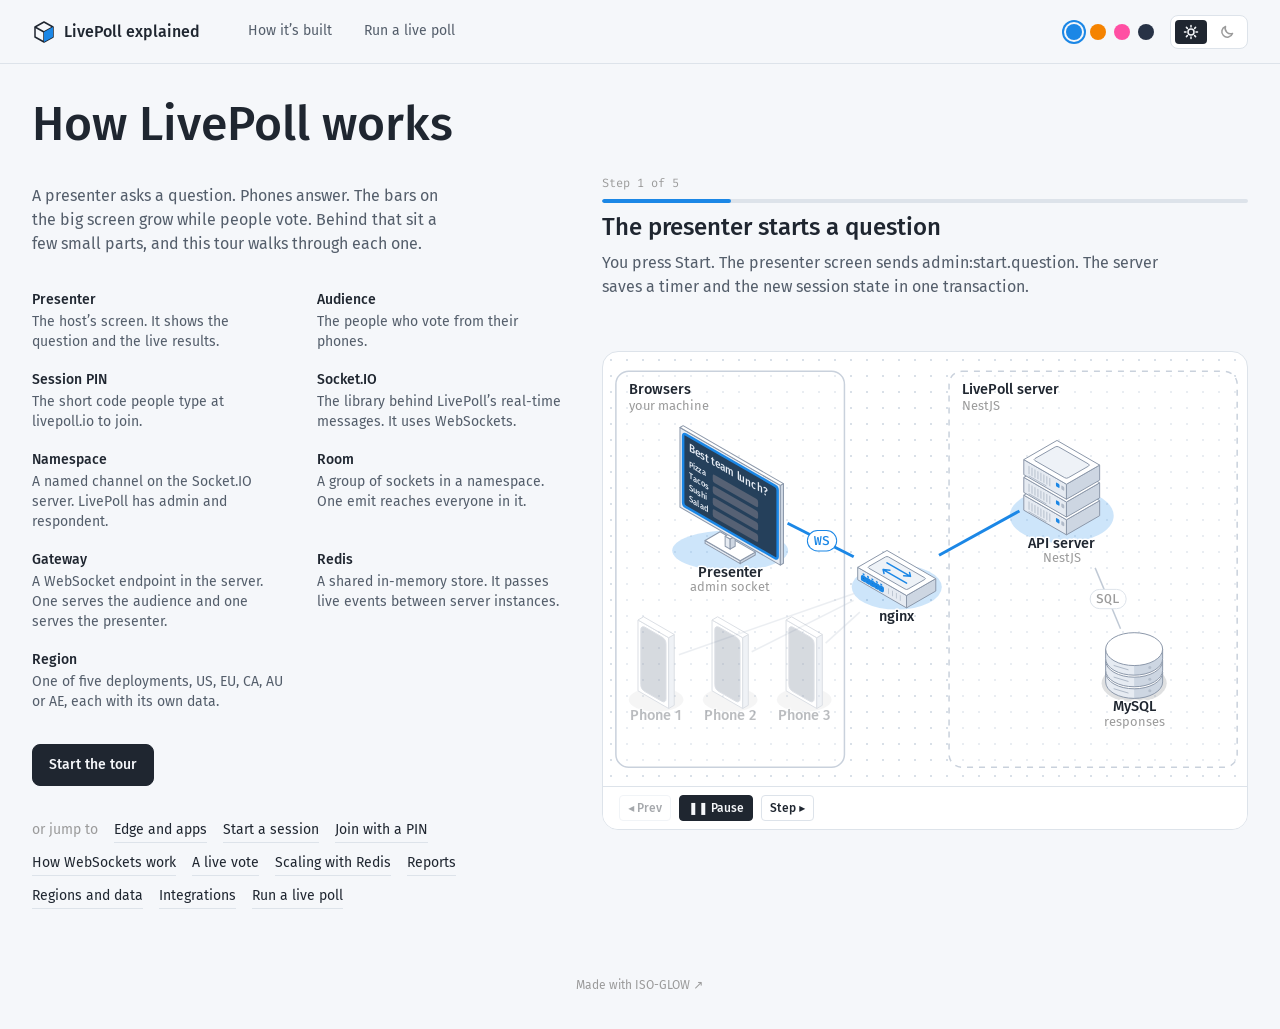
<file: livepoll.html>
<!doctype html>
<html lang="en" data-theme="light">
  <head>
    <meta charset="utf-8" />
    <meta name="viewport" content="width=device-width, initial-scale=1" />
    <title>How LivePoll works</title>
    <link rel="preconnect" href="https://fonts.googleapis.com" />
    <link rel="preconnect" href="https://fonts.gstatic.com" crossorigin />
    <link
      href="https://fonts.googleapis.com/css2?family=Fira+Code:wght@400;500&family=Fira+Sans:wght@400;500&display=swap"
      rel="stylesheet"
    />
    <link rel="stylesheet" href="livepoll.css" />
  </head>
  <body>
    <svg class="defs" aria-hidden="true" focusable="false">
      <defs>
        <filter id="glow" filterUnits="userSpaceOnUse" x="-2000" y="-2000" width="6000" height="6000" color-interpolation-filters="sRGB">
          <feGaussianBlur stdDeviation="3" result="b" />
          <feMerge><feMergeNode in="b" /><feMergeNode in="SourceGraphic" /></feMerge>
        </filter>
      </defs>
    </svg>

    <header class="top">
      <a class="brand" href="#/">
        <svg viewBox="0 0 24 24" aria-hidden="true">
          <path d="M12 2 21 7v10l-9 5-9-5V7z" fill="none" stroke="currentColor" stroke-width="1.5" stroke-linejoin="round" />
          <path d="M3 7l9 5 9-5M12 12v10" fill="none" stroke="currentColor" stroke-width="1.5" stroke-linejoin="round" />
          <path d="M12 12l9-5v10l-9 5z" fill="var(--accent)" />
        </svg>
        LivePoll explained
      </a>
      <nav class="topnav" aria-label="Sections">
        <a href="#/edge" data-nav="build">How it’s built</a>
        <a href="#/use" data-nav="use">Run a live poll</a>
      </nav>
      <div class="tools">
        <div class="swatches" id="swatches" role="group" aria-label="Accent colour"></div>
        <div class="seg" role="group" aria-label="Theme">
          <button type="button" data-theme-set="light" aria-label="Light theme" title="Light">
            <svg viewBox="0 0 16 16" fill="none" stroke="currentColor" stroke-width="1.5" stroke-linecap="round" aria-hidden="true">
              <circle cx="8" cy="8" r="3" />
              <path d="M8 1.5v1.5M8 13v1.5M1.5 8H3M13 8h1.5M3.4 3.4l1 1M11.6 11.6l1 1M3.4 12.6l1-1M11.6 4.4l1-1" />
            </svg>
          </button>
          <button type="button" data-theme-set="dark" aria-label="Dark theme" title="Dark">
            <svg viewBox="0 0 16 16" fill="none" stroke="currentColor" stroke-width="1.5" stroke-linejoin="round" aria-hidden="true">
              <path d="M13.5 9.5A5.5 5.5 0 0 1 6.5 2.5a5.5 5.5 0 1 0 7 7z" />
            </svg>
          </button>
        </div>
      </div>
    </header>

    <main id="view" tabindex="-1"></main>

    <footer class="foot">
      <a href="https://iso-glow.vercel.app" target="_blank" rel="noopener">Made with ISO-GLOW ↗</a>
    </footer>

    <script src="lessons.js"></script>
    <script src="iso.js"></script>
    <script src="app.js"></script>
  </body>
</html>
</file>
<file: livepoll.css>
/* LivePoll explainer. All colours are tokens; iso objects read only the --face/--screen/--live tokens. */
:root {
  --font: 'Fira Sans', system-ui, sans-serif;
  --mono: 'Fira Code', ui-monospace, SFMono-Regular, Menlo, monospace;

  --accent: #1b87e6;
  --accent-hi: #54a5ec;
  --accent-deep: #045ebf;
  --on-accent: #ffffff;

  --bg: #f5f7fa;
  --panel: #ffffff;
  --line: #dde3ea;
  --text: #545e6b;
  --muted: #9b9b9b;
  --head: #1f2630;
  --dot: #d9e0e8;
  --code-bg: #f5f7fa;
  --tok: var(--accent-deep);

  --face-top: #ffffff;
  --face-left: #e6ebf2;
  --face-right: #cdd6e2;
  --edge: #8c98aa;
  --inset: #eef2f7;
  --screen: #27303c;
  --screen-mid: #7a8699;
  --screen-ink: #e6ecf5;
  --screen-dim: #8a96aa;
  --dim: #566174;
  --key: #d3dae5;
  --detail: #b0bac8;
  --live-off: #b4becc;
  --track: #3a4557;
  --shadow: rgba(31, 38, 48, 0.14);
  --conn: #c0c9d5;
  --zone: #c9d1dc;
  --zone-fill: rgba(255, 255, 255, 0.4);
}

[data-theme='dark'] {
  --bg: #0f1217;
  --panel: #151a21;
  --line: #262d37;
  --text: #c9d1db;
  --muted: #7d8794;
  --head: #f1f4f8;
  --dot: #20262f;
  --code-bg: #0f1217;
  --tok: var(--accent-hi);

  --face-top: #2b333e;
  --face-left: #1e252e;
  --face-right: #141a21;
  --edge: #3d4756;
  --inset: #232a34;
  --screen: #090c10;
  --screen-mid: #1a212a;
  --dim: #2d3643;
  --key: #2b333e;
  --detail: #3a4452;
  --live-off: #3a4452;
  --track: #1a212a;
  --shadow: rgba(0, 0, 0, 0.5);
  --conn: #2c3541;
  --zone: #2c3541;
  --zone-fill: rgba(255, 255, 255, 0.015);
}

* {
  box-sizing: border-box;
}

html {
  scroll-padding-block-start: 96px;
}

body {
  margin: 0;
  min-block-size: 100vh;
  display: flex;
  flex-direction: column;
  background: var(--bg);
  color: var(--text);
  font: 400 16px/24px var(--font);
  -webkit-font-smoothing: antialiased;
}

h1,
h2,
h3,
p,
ul,
ol,
dl,
dd {
  margin: 0;
}

h1,
h2,
h3 {
  color: var(--head);
  font-weight: 500;
}

a {
  color: inherit;
  text-decoration: none;
}

code {
  font-family: var(--mono);
}

:focus-visible {
  outline: 2px solid var(--accent);
  outline-offset: 2px;
  border-radius: 4px;
}

.defs {
  position: absolute;
  inline-size: 0;
  block-size: 0;
}

/* ---------- header ---------- */
.top {
  position: sticky;
  inset-block-start: 0;
  z-index: 10;
  display: flex;
  align-items: center;
  justify-content: space-between;
  gap: 16px;
  block-size: 64px;
  padding-inline: 32px;
  background: var(--bg);
  border-block-end: 1px solid var(--line);
}

.brand {
  display: flex;
  align-items: center;
  gap: 8px;
  color: var(--head);
  font-weight: 500;
}

.brand svg {
  inline-size: 24px;
  block-size: 24px;
}

.topnav {
  display: flex;
  gap: 32px;
  margin-inline-end: auto;
  margin-inline-start: 32px;
  font-size: 14px;
}

.topnav a {
  padding-block: 8px;
  border-block-end: 2px solid transparent;
}

.topnav a:hover,
.topnav a[aria-current='page'] {
  color: var(--head);
}

.tools {
  display: flex;
  align-items: center;
  gap: 16px;
}

.swatches {
  display: flex;
  gap: 8px;
}

.swatch {
  inline-size: 16px;
  block-size: 16px;
  padding: 0;
  border: 0;
  border-radius: 50%;
  background: var(--sw);
  cursor: pointer;
  box-shadow: 0 0 0 2px var(--bg);
}

.swatch[aria-pressed='true'] {
  box-shadow:
    0 0 0 2px var(--bg),
    0 0 0 4px var(--sw);
}

.seg {
  display: inline-flex;
  padding: 4px;
  gap: 4px;
  border: 1px solid var(--line);
  border-radius: 8px;
  background: var(--panel);
}

.seg button {
  display: inline-flex;
  align-items: center;
  justify-content: center;
  min-inline-size: 32px;
  block-size: 24px;
  padding-inline: 8px;
  border: 0;
  border-radius: 4px;
  background: transparent;
  color: var(--muted);
  font: 500 12px var(--font);
  cursor: pointer;
}

.seg button svg {
  inline-size: 16px;
  block-size: 16px;
}

.seg button[aria-pressed='true'] {
  background: var(--head);
  color: var(--bg);
}

.foot {
  margin-block-start: auto;
  padding: 32px;
  text-align: center;
  font-size: 12px;
  color: var(--muted);
}

.foot a:hover {
  color: var(--head);
}

main {
  flex: 1;
  outline: none;
}

/* ---------- shared pieces ---------- */
.btn {
  display: inline-flex;
  align-items: center;
  justify-content: center;
  gap: 8px;
  padding: 8px 16px;
  border: 1px solid var(--line);
  border-radius: 8px;
  background: var(--panel);
  color: var(--head);
  font: 500 14px/24px var(--font);
  cursor: pointer;
}

.btn:hover:not(:disabled) {
  border-color: var(--accent);
}

.btn:disabled {
  opacity: 0.4;
  cursor: default;
}

.btn.primary {
  background: var(--head);
  border-color: var(--head);
  color: var(--bg);
}

.muted {
  color: var(--muted);
}

.step-count {
  font: 400 12px/16px var(--mono);
  color: var(--muted);
}

.step-head {
  display: grid;
  gap: 8px;
  align-content: start;
}

.lesson .step-head {
  min-block-size: 128px;
}

.home-right .step-head {
  min-block-size: 160px;
}

.progress {
  block-size: 4px;
  border-radius: 2px;
  background: var(--line);
  overflow: hidden;
}

.progress span {
  display: block;
  block-size: 100%;
  border-radius: 2px;
  background: var(--accent);
  transition: inline-size 0.3s;
}

.step-head h1 {
  font-size: 24px;
  line-height: 32px;
}

.step-head p:last-child {
  max-inline-size: 64ch;
}

.canvas {
  position: relative;
  border: 1px solid var(--line);
  border-radius: 16px;
  background-color: var(--panel);
  background-image: radial-gradient(var(--dot) 1px, transparent 1px);
  background-size: 16px 16px;
  overflow: hidden;
}

.canvas svg {
  display: block;
  inline-size: 100%;
  block-size: auto;
}

.canvas-bar {
  display: flex;
  align-items: center;
  gap: 8px;
  padding: 8px 16px;
  border-block-start: 1px solid var(--line);
  background: var(--panel);
}

.btn.sm {
  padding: 4px 8px;
  border-radius: 4px;
  font-size: 12px;
  line-height: 16px;
}

.keys-hint {
  margin-inline-start: auto;
  font: 400 12px/16px var(--mono);
  color: var(--muted);
}

.canvas-tools {
  position: absolute;
  inset-block-start: 16px;
  inset-inline-end: 16px;
  display: flex;
  align-items: center;
  gap: 8px;
}

.canvas-tools .hint {
  font-size: 12px;
  color: var(--muted);
}

/* ---------- home ---------- */
.home {
  display: grid;
  grid-template-columns: minmax(0, 5fr) minmax(0, 6fr);
  gap: 32px;
  align-items: center;
  max-inline-size: 1440px;
  margin-inline: auto;
  padding: 32px;
}

.home-left {
  display: grid;
  gap: 32px;
  justify-items: start;
}

.home-left h1 {
  font-size: 48px;
  line-height: 56px;
}

.home-left .lede {
  max-inline-size: 48ch;
  font-size: 16px;
}

.glossary {
  display: grid;
  grid-template-columns: repeat(2, minmax(0, 1fr));
  gap: 16px 32px;
}

.glossary dt {
  color: var(--head);
  font-weight: 500;
  font-size: 14px;
}

.glossary dd {
  font-size: 14px;
  line-height: 20px;
  color: var(--text);
}

.jump {
  display: flex;
  flex-wrap: wrap;
  align-items: baseline;
  gap: 8px 16px;
  font-size: 14px;
}

.jump a {
  color: var(--head);
  border-block-end: 1px solid var(--line);
}

.jump a:hover {
  border-color: var(--accent);
}

.home-right {
  display: grid;
  gap: 16px;
}

/* ---------- lesson ---------- */
.lesson {
  display: grid;
  grid-template-columns: 280px minmax(0, 1fr) 360px;
  grid-template-areas: 'nav main side';
  gap: 32px;
  max-inline-size: 1600px;
  margin-inline: auto;
  padding: 32px;
}

.nav {
  grid-area: nav;
  position: sticky;
  inset-block-start: 96px;
  align-self: start;
  max-block-size: calc(100vh - 128px);
  overflow-y: auto;
  display: grid;
  gap: 32px;
}

.nav h2 {
  margin-block-end: 8px;
  font-size: 12px;
  line-height: 16px;
  font-weight: 400;
  color: var(--muted);
}

.nav-group + .nav-group {
  margin-block-start: 32px;
}

.nav-list {
  display: grid;
  gap: 4px;
  margin: 0;
  padding: 0;
  list-style: none;
}

.nav-item > a {
  display: block;
  padding: 8px 16px;
  border-radius: 8px;
  border-inline-start: 2px solid transparent;
}

.nav-item > a:hover {
  background: var(--panel);
}

.nav-item[aria-current='true'] > a {
  background: var(--panel);
  border-inline-start-color: var(--accent);
}

.nav-title {
  display: block;
  color: var(--head);
  font-weight: 500;
  font-size: 14px;
  line-height: 20px;
}

.nav-sub {
  display: block;
  font-size: 12px;
  line-height: 16px;
  color: var(--muted);
}

.steps {
  display: grid;
  gap: 4px;
  margin: 8px 0 8px 16px;
  padding: 0;
  list-style: none;
}

.steps a {
  display: flex;
  align-items: flex-start;
  gap: 8px;
  padding: 4px 8px;
  border-radius: 8px;
  font-size: 14px;
  line-height: 20px;
}

.steps a:hover {
  color: var(--head);
}

.steps .dot {
  flex: none;
  display: grid;
  place-items: center;
  inline-size: 20px;
  block-size: 20px;
  border: 1px solid var(--line);
  border-radius: 50%;
  font: 500 10px var(--mono);
  color: var(--muted);
}

.steps [aria-current='step'] {
  color: var(--head);
}

.steps [aria-current='step'] .dot {
  background: var(--accent);
  border-color: var(--accent);
  color: var(--on-accent);
}

.main {
  grid-area: main;
  display: grid;
  grid-template-columns: minmax(0, 1fr);
  gap: 32px;
  min-inline-size: 0;
  align-content: start;
}

.flow-bar {
  display: flex;
  flex-wrap: wrap;
  align-items: center;
  justify-content: space-between;
  gap: 16px;
}

.flow-bar h2 {
  font-size: 16px;
  line-height: 24px;
}

.flow-bar .count {
  font: 400 12px/16px var(--mono);
  color: var(--muted);
}

.table-wrap {
  overflow-x: auto;
  margin-block-start: 16px;
}

.flow {
  inline-size: 100%;
  border-collapse: collapse;
  font-size: 14px;
  line-height: 20px;
}

.flow th {
  padding: 8px;
  text-align: start;
  font-size: 12px;
  font-weight: 400;
  color: var(--muted);
  border-block-end: 1px solid var(--line);
}

.flow td {
  padding: 8px;
  vertical-align: top;
  border-block-end: 1px solid var(--line);
}

.flow tbody tr {
  cursor: pointer;
}

.flow tbody tr:hover {
  background: color-mix(in srgb, var(--accent) 5%, transparent);
}

.flow tbody tr.current {
  background: color-mix(in srgb, var(--accent) 10%, transparent);
}

.flow td:first-child {
  inline-size: 40px;
}

.flow code {
  font-size: 12px;
  color: var(--head);
}

.num {
  display: inline-grid;
  place-items: center;
  inline-size: 24px;
  block-size: 24px;
  border: 1px solid var(--line);
  border-radius: 50%;
  font: 500 12px var(--mono);
  color: var(--muted);
}

.current .num {
  background: var(--accent);
  border-color: var(--accent);
  color: var(--on-accent);
}

.side {
  grid-area: side;
  display: grid;
  gap: 32px;
  align-content: start;
  min-inline-size: 0;
}

.card {
  display: grid;
  gap: 16px;
  padding: 16px;
  border: 1px solid var(--line);
  border-radius: 16px;
  background: var(--panel);
}

.concept h2 {
  font-size: 24px;
  line-height: 32px;
}

.concept .sub {
  color: var(--head);
}

.concept h3,
.inspector h3 {
  font-size: 12px;
  line-height: 16px;
  font-weight: 400;
  color: var(--muted);
}

.repo {
  display: grid;
  gap: 8px;
  padding: 0;
  list-style: none;
}

.repo code {
  display: block;
  font-size: 12px;
  line-height: 16px;
  overflow-wrap: anywhere;
}

.repo .file {
  color: var(--head);
}

.repo .dir {
  color: var(--muted);
}

.msg-name {
  font: 500 16px/24px var(--mono);
  color: var(--head);
  overflow-wrap: anywhere;
}

.msg-meta {
  font: 400 12px/16px var(--mono);
  color: var(--muted);
}

.code {
  margin: 0;
  padding: 16px;
  border: 1px solid var(--line);
  border-radius: 8px;
  background: var(--code-bg);
  font: 400 12px/20px var(--mono);
  color: var(--text);
  white-space: pre-wrap;
  overflow-wrap: anywhere;
}

.code .k {
  color: var(--head);
}

.code .s,
.code .n,
.code .b {
  color: var(--tok);
}

.fields {
  inline-size: 100%;
  border-collapse: collapse;
  font-size: 12px;
  line-height: 16px;
}

.fields th {
  padding: 4px 8px 4px 0;
  text-align: start;
  font-weight: 400;
  color: var(--muted);
}

.fields td {
  padding: 8px 8px 8px 0;
  vertical-align: top;
  border-block-start: 1px solid var(--line);
}

.fields td:first-child {
  font-family: var(--mono);
  color: var(--head);
  overflow-wrap: anywhere;
}

.tip {
  border-inline-start: 2px solid var(--accent);
}

.tip p {
  color: var(--head);
}

/* ---------- scene ---------- */
.fl,
.fr,
.ft,
.bez,
.scr,
.inset,
.ol,
.pinbox {
  stroke: var(--edge);
  stroke-width: 1;
  stroke-linejoin: round;
  vector-effect: non-scaling-stroke;
}

.fl {
  fill: var(--face-left);
}

.fr {
  fill: var(--face-right);
}

.bez {
  fill: var(--face-top);
}

.ft {
  fill: var(--face-top);
}

.ns {
  stroke: none;
}

.ol {
  fill: none;
}

.scr {
  fill: var(--screen);
}

.phone .scr {
  fill: var(--screen-mid);
}

.obj.lit .scr {
  fill: color-mix(in srgb, var(--accent) 18%, var(--screen));
}

.obj.lit.phone .scr {
  fill: color-mix(in srgb, var(--accent) 18%, var(--screen-mid));
}

.inset {
  fill: var(--inset);
}

.pinbox {
  fill: var(--track);
  stroke: var(--dim);
}

.key {
  fill: var(--key);
}

.ink {
  fill: var(--screen-ink);
}

.acc,
.acc-t {
  fill: var(--accent);
}

.acc-s {
  fill: none;
  stroke: var(--accent);
  stroke-width: 2;
  stroke-linecap: round;
  stroke-linejoin: round;
  vector-effect: non-scaling-stroke;
}

.track {
  fill: var(--track);
}

.dim {
  fill: var(--dim);
}

.dim2,
.slit {
  fill: var(--detail);
}

.slit-s,
.ring-d {
  fill: none;
  stroke: var(--detail);
  stroke-width: 1;
  vector-effect: non-scaling-stroke;
}

.shadow {
  fill: var(--shadow);
}

.live {
  fill: var(--live-off);
}

.live-s {
  fill: none;
  stroke: var(--live-off);
  stroke-width: 1.5;
  stroke-linecap: round;
  stroke-linejoin: round;
  vector-effect: non-scaling-stroke;
}

.live-t {
  fill: var(--live-off);
}

.ring-live {
  fill: none;
  stroke: var(--accent);
  stroke-width: 1.5;
  vector-effect: non-scaling-stroke;
  opacity: 0;
}

.stx,
.stx-dim,
.ptxt {
  font-family: var(--font);
  font-weight: 500;
}

.ptxt {
  font-family: var(--mono);
}

.stx {
  fill: var(--screen-ink);
}

.stx-dim {
  fill: var(--screen-dim);
}

.live,
.live-s,
.live-t,
.ring-live,
.scr,
.shadow,
.conn,
.badge rect,
.badge text,
.zone rect {
  transition:
    fill 0.25s,
    stroke 0.25s,
    opacity 0.25s;
}

.obj,
.olabel,
.zone,
.badge {
  transition: opacity 0.25s;
}

.obj.lit .live,
.obj.lit .live-t {
  fill: var(--accent);
}

.obj.lit .live-s,
.obj .ring-live {
  stroke: var(--accent);
}

.obj.lit .ring-live {
  opacity: 1;
}

.obj .bar,
.obj .m-v .live {
  fill: var(--accent);
}

.obj.lit .scr {
  stroke: var(--accent);
  stroke-width: 2.5;
}

.obj.lit .shadow {
  fill: color-mix(in srgb, var(--accent) 22%, transparent);
}

.dg {
  opacity: 0;
  transition: opacity 0.25s;
}

.obj[data-mode='pin'] .dg {
  opacity: 1;
  transition-delay: calc(var(--i) * 0.2s);
}

.bar {
  transform-box: fill-box;
  transform-origin: 0 50%;
  transform: scaleX(0);
  transition: transform 0.45s ease;
}

.m {
  opacity: 0;
  transition: opacity 0.25s;
}

.obj[data-mode='q'] .m-q,
.obj[data-mode='q'] .m-opts,
.obj[data-mode='res'] .m-opts,
.obj[data-mode='res'] .m-bars,
.obj[data-mode='v'] .m-v,
.obj[data-mode='done'] .m-done,
.obj[data-mode='pin'] .m-pin {
  opacity: 1;
}

.obj.faded,
.olabel.faded {
  opacity: 0.35;
}

[data-theme='dark'] .obj.lit .live,
[data-theme='dark'] .obj.lit .live-s,
[data-theme='dark'] .obj.lit .live-t,
[data-theme='dark'] .obj.lit .ring-live,
[data-theme='dark'] .obj.lit .scr,
[data-theme='dark'] .obj .acc,
[data-theme='dark'] .obj .acc-t,
[data-theme='dark'] .obj .acc-s,
[data-theme='dark'] .obj .bar,
[data-theme='dark'] .obj .m-v .live,
[data-theme='dark'] .conn.on,
[data-theme='dark'] .packet rect,
[data-theme='dark'] .packet circle {
  filter: url(#glow);
}

.on {
  font: 500 18px var(--font);
  fill: var(--head);
  paint-order: stroke;
  stroke: var(--panel);
  stroke-width: 4px;
  stroke-linejoin: round;
}

.os {
  font: 400 16px var(--font);
  fill: var(--muted);
  paint-order: stroke;
  stroke: var(--panel);
  stroke-width: 4px;
  stroke-linejoin: round;
}

.olabel.big .on {
  font-size: 24px;
}

.zone rect {
  fill: var(--zone-fill);
  stroke: var(--zone);
  stroke-width: 1.5;
  vector-effect: non-scaling-stroke;
}

.zone.remote rect {
  stroke-dasharray: 6 6;
}

.zone .zl {
  font: 500 18px var(--font);
  fill: var(--head);
}

.zone .zs {
  font: 400 16px var(--font);
  fill: var(--muted);
}

.zone[data-zone] {
  cursor: pointer;
}

.zone[data-zone]:hover rect,
.zone.sel rect {
  stroke: var(--accent);
}

.zone.sel rect {
  fill: color-mix(in srgb, var(--accent) 5%, transparent);
}

.zone.faded {
  opacity: 0.55;
}

.zone:focus-visible {
  outline: none;
}

.zone:focus-visible rect {
  stroke: var(--accent);
  stroke-width: 3;
}

.conn {
  fill: none;
  stroke: var(--conn);
  stroke-width: 1.5;
  stroke-linejoin: round;
  vector-effect: non-scaling-stroke;
}

.conn.on {
  stroke: var(--accent);
  stroke-width: 3;
}

.conn.faded {
  opacity: 0.3;
  stroke-dasharray: 3 5;
}

.badge rect {
  fill: var(--panel);
  stroke: var(--line);
  vector-effect: non-scaling-stroke;
}

.badge text {
  font: 500 16px var(--mono);
  fill: var(--muted);
  text-anchor: middle;
}

.badge.on rect {
  stroke: var(--accent);
  stroke-width: 2;
}

.badge.on text {
  fill: var(--accent-deep);
}

.badge.faded {
  opacity: 0.3;
}

.obj.quiet,
.olabel.quiet,
.conn.quiet,
.badge.quiet {
  opacity: 0.3;
}

.packet rect {
  fill: var(--panel);
  stroke: var(--accent);
  stroke-width: 1.5;
  vector-effect: non-scaling-stroke;
}

.packet circle {
  fill: var(--accent);
}

.packet text {
  font: 500 16px var(--font);
  fill: var(--head);
}

.packet {
  transition: opacity 0.25s;
}

.packet.arrive {
  opacity: 0;
}

/* ---------- responsive ---------- */
@media (max-width: 1279px) {
  .lesson {
    grid-template-columns: 280px minmax(0, 1fr);
    grid-template-areas:
      'nav main'
      'nav side';
  }
}

@media (max-width: 999px) {
  .home {
    grid-template-columns: minmax(0, 1fr);
  }
}

@media (max-width: 859px) {
  .top {
    padding-inline: 16px;
  }

  .topnav {
    display: none;
  }

  .lesson {
    grid-template-columns: minmax(0, 1fr);
    grid-template-areas:
      'nav'
      'main'
      'side';
    gap: 16px;
    padding: 16px;
  }

  .nav {
    position: static;
    max-block-size: none;
    overflow: visible;
    gap: 8px;
  }

  .nav-groups {
    display: flex;
    gap: 16px;
    overflow-x: auto;
    padding-block-end: 8px;
  }

  .nav-group {
    flex: none;
  }

  .nav-group + .nav-group {
    margin-block-start: 0;
  }

  .nav-list {
    display: flex;
    gap: 8px;
  }

  .nav-item > a {
    inline-size: 200px;
    border: 1px solid var(--line);
  }

  .steps {
    display: none;
  }

  .canvas {
    margin-inline: -16px;
    border-radius: 0;
    border-inline: 0;
  }

  .canvas-view {
    overflow-x: auto;
  }

  .canvas-view svg {
    min-inline-size: 640px;
  }

  .canvas-tools {
    position: static;
    justify-content: flex-end;
    padding: 8px 16px;
  }

  .keys-hint {
    display: none;
  }

  .flow,
  .flow tbody {
    display: block;
  }

  .flow thead {
    display: none;
  }

  .flow tbody tr {
    display: grid;
    grid-template-columns: 32px auto minmax(0, 1fr);
    padding-block: 8px;
    border-block-end: 1px solid var(--line);
  }

  .flow td {
    display: block;
    grid-column: 2 / -1;
    padding: 4px 8px;
    border-block-end: 0;
  }

  /* From → To collapse into one meta line above the method. */
  .flow td[data-label='From'],
  .flow td[data-label='To'] {
    font-size: 12px;
    color: var(--muted);
  }

  .flow td[data-label='From'] {
    grid-column: 2;
    padding-inline-end: 0;
  }

  .flow td[data-label='To'] {
    grid-column: 3;
    padding-inline-start: 4px;
  }

  .flow td[data-label='To']::before {
    content: '→ ';
  }

  .flow td[data-label='Who'] {
    color: var(--head);
  }

  .flow td:first-child {
    grid-column: 1;
    grid-row: 1 / span 5;
    inline-size: auto;
  }


  .home {
    padding: 16px;
  }

  .home-left h1 {
    font-size: 32px;
    line-height: 40px;
  }

  .glossary {
    grid-template-columns: minmax(0, 1fr);
  }
}

@media (prefers-reduced-motion: reduce) {
  * {
    transition-duration: 0.01ms !important;
  }
}
</file>
